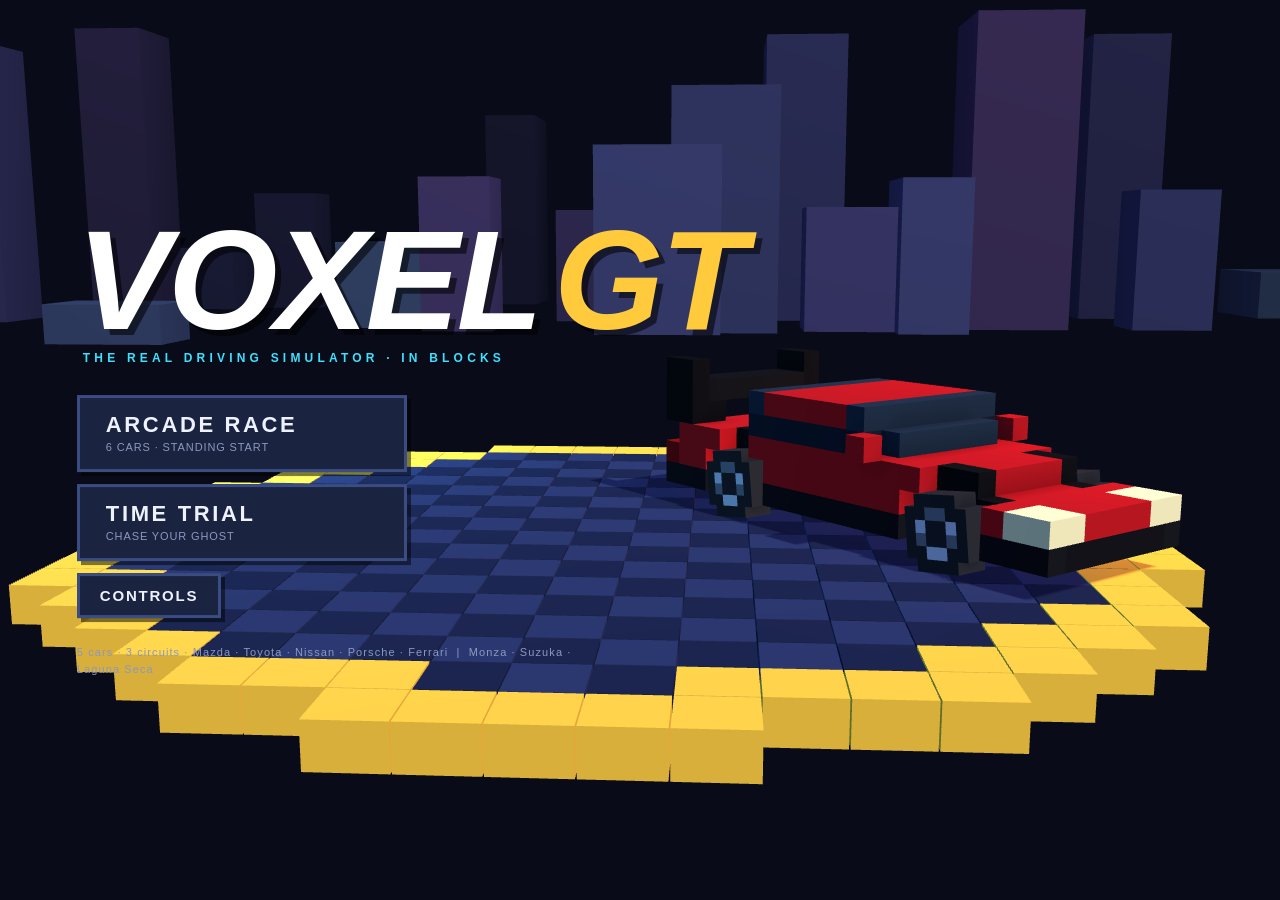
<file: index.html>
<!doctype html>
<html lang="en">
<head>
<meta charset="utf-8">
<meta name="viewport" content="width=device-width,initial-scale=1">
<title>Voxel GT</title>
<link rel="stylesheet" href="style.css">
<script type="importmap">{"imports":{"three":"./vendor/three.module.js"}}</script>
</head>
<body>
<canvas id="gl"></canvas>

<div id="ui">
  <!-- ============ TITLE ============ -->
  <section id="screen-title" class="screen">
    <div class="title-wrap">
      <div class="logo"><span class="l1">VOXEL</span><span class="l2">GT</span></div>
      <div class="tagline">THE REAL DRIVING SIMULATOR&nbsp;·&nbsp;IN BLOCKS</div>
      <div class="menu">
        <button class="btn big" data-act="start-race">ARCADE RACE<small>6 cars · standing start</small></button>
        <button class="btn big" data-act="start-tt">TIME TRIAL<small>chase your ghost</small></button>
        <button class="btn" data-act="show-controls">CONTROLS</button>
      </div>
      <div class="foot">5 cars · 3 circuits · Mazda · Toyota · Nissan · Porsche · Ferrari &nbsp;|&nbsp; Monza · Suzuka · Laguna Seca</div>
    </div>
  </section>

  <!-- ============ GARAGE ============ -->
  <section id="screen-garage" class="screen hidden">
    <div class="topbar"><button class="btn small" data-act="back-title">‹ BACK</button><div class="crumb">1 · CHOOSE YOUR CAR</div><button class="btn small primary" data-act="to-tracks">NEXT ›</button></div>
    <div class="garage-left panel">
      <div class="brand" id="g-brand">MAZDA</div>
      <div class="model" id="g-model">RX-7 Spirit R</div>
      <div class="meta" id="g-meta">2002 · Japan</div>
      <div class="desc" id="g-desc"></div>
      <div class="bars" id="g-bars"></div>
      <div class="specs" id="g-specs"></div>
    </div>
    <div class="garage-right panel">
      <div class="lbl">PAINT</div>
      <div class="swatches" id="g-swatches"></div>
      <label class="check"><input type="checkbox" id="g-stripe"><span>RACING STRIPES</span></label>
      <div class="lbl">CAR</div>
      <div class="carlist" id="g-list"></div>
    </div>
    <button class="arrow left" data-act="car-prev">‹</button>
    <button class="arrow right" data-act="car-next">›</button>
    <div class="hint">← → change car · drag to rotate · Enter to continue</div>
  </section>

  <!-- ============ TRACKS ============ -->
  <section id="screen-tracks" class="screen hidden">
    <div class="topbar"><button class="btn small" data-act="to-garage">‹ BACK</button><div class="crumb">2 · CHOOSE A CIRCUIT</div><button class="btn small primary" data-act="launch">START ›</button></div>
    <div class="track-cards" id="t-cards"></div>
    <div class="track-detail panel">
      <div class="td-left">
        <div class="td-name" id="t-name"></div>
        <div class="td-nick" id="t-nick"></div>
        <div class="td-blurb" id="t-blurb"></div>
        <div class="td-stats" id="t-stats"></div>
        <div class="td-best" id="t-best"></div>
      </div>
      <canvas id="t-map" width="360" height="300"></canvas>
      <div class="td-opts">
        <div class="opt" id="o-laps-wrap"><span class="lbl">LAPS</span><div class="seg" id="o-laps"></div></div>
        <div class="opt" id="o-diff-wrap"><span class="lbl">RIVALS</span><div class="seg" id="o-diff"></div></div>
        <div class="opt"><span class="lbl">DRIVING LINE</span><div class="seg" id="o-line"></div></div>
        <div class="opt"><span class="lbl">STEERING ASSIST</span><div class="seg" id="o-assist"></div></div>
      </div>
    </div>
  </section>

  <!-- ============ CONTROLS ============ -->
  <section id="screen-controls" class="screen hidden">
    <div class="panel center-panel">
      <h2>CONTROLS</h2>
      <table class="keys">
        <tr><td><kbd>W</kbd> <kbd>↑</kbd></td><td>Accelerate</td></tr>
        <tr><td><kbd>S</kbd> <kbd>↓</kbd></td><td>Brake / reverse</td></tr>
        <tr><td><kbd>A</kbd><kbd>D</kbd> <kbd>←</kbd><kbd>→</kbd></td><td>Steer</td></tr>
        <tr><td><kbd>Space</kbd></td><td>Handbrake</td></tr>
        <tr><td><kbd>C</kbd></td><td>Change camera</td></tr>
        <tr><td><kbd>L</kbd></td><td>Toggle driving line</td></tr>
        <tr><td><kbd>R</kbd></td><td>Reset onto track</td></tr>
        <tr><td><kbd>M</kbd></td><td>Mute</td></tr>
        <tr><td><kbd>Esc</kbd> <kbd>P</kbd></td><td>Pause</td></tr>
      </table>
      <p class="note">Gamepad: left stick steer · RT throttle · LT brake · X handbrake · Y camera · Start pause.<br>Gearbox is automatic. The driving line turns <b style="color:#4f4">green</b> = go, <b style="color:#fd3">yellow</b> = lift, <b style="color:#f55">red</b> = brake.</p>
      <button class="btn primary" data-act="back-title">OK</button>
    </div>
  </section>

  <!-- ============ LOADING ============ -->
  <section id="screen-loading" class="screen hidden"><div class="loading"><div class="spinner"></div><div id="load-text">BUILDING CIRCUIT…</div></div></section>

  <!-- ============ HUD ============ -->
  <div id="hud" class="hidden">
    <div class="hud-tl"><div class="pos"><span id="h-pos">1</span><small>/<span id="h-count">6</span></small></div><div class="lap">LAP <b id="h-lap">1</b>/<span id="h-laps">3</span></div></div>
    <div class="hud-board" id="h-board"></div>
    <div class="hud-tr">
      <canvas id="h-map" width="200" height="200"></canvas>
      <div class="times">
        <div><span>TIME</span><b id="h-cur">0:00.000</b></div>
        <div><span>LAST</span><b id="h-last">--:--.---</b></div>
        <div><span>BEST</span><b id="h-best">--:--.---</b></div>
      </div>
    </div>
    <div class="hud-br">
      <div class="rpm" id="h-rpm"></div>
      <div class="speedo"><b id="h-kmh">0</b><small>km/h</small><div class="gear" id="h-gear">N</div></div>
    </div>
    <div class="hud-center"><div id="h-cd"></div><div id="h-msg"></div><div id="h-sub"></div></div>
    <div id="h-wrong" class="wrong hidden">WRONG WAY</div>
    <div class="hud-bl" id="h-keys">W/S throttle·brake · A/D steer · SPACE handbrake · C camera · L line · R reset · ESC pause</div>
  </div>

  <!-- ============ PAUSE ============ -->
  <section id="screen-pause" class="screen hidden">
    <div class="panel center-panel">
      <h2>PAUSED</h2>
      <div class="menu">
        <button class="btn big primary" data-act="resume">RESUME</button>
        <button class="btn" data-act="restart">RESTART</button>
        <button class="btn" data-act="quit-tracks">CHANGE TRACK</button>
        <button class="btn" data-act="quit-title">QUIT TO MENU</button>
      </div>
    </div>
  </section>

  <!-- ============ RESULTS ============ -->
  <section id="screen-results" class="screen hidden">
    <div class="panel results">
      <div class="res-head"><div class="res-title" id="r-title">RACE RESULT</div><div class="res-sub" id="r-sub"></div></div>
      <table id="r-table"></table>
      <div class="menu row">
        <button class="btn primary" data-act="restart">RACE AGAIN</button>
        <button class="btn" data-act="quit-garage">CHANGE CAR</button>
        <button class="btn" data-act="quit-tracks">CHANGE TRACK</button>
        <button class="btn" data-act="quit-title">MENU</button>
      </div>
    </div>
  </section>
</div>
<script type="module" src="js/main.js"></script>
</body>
</html>
</file>
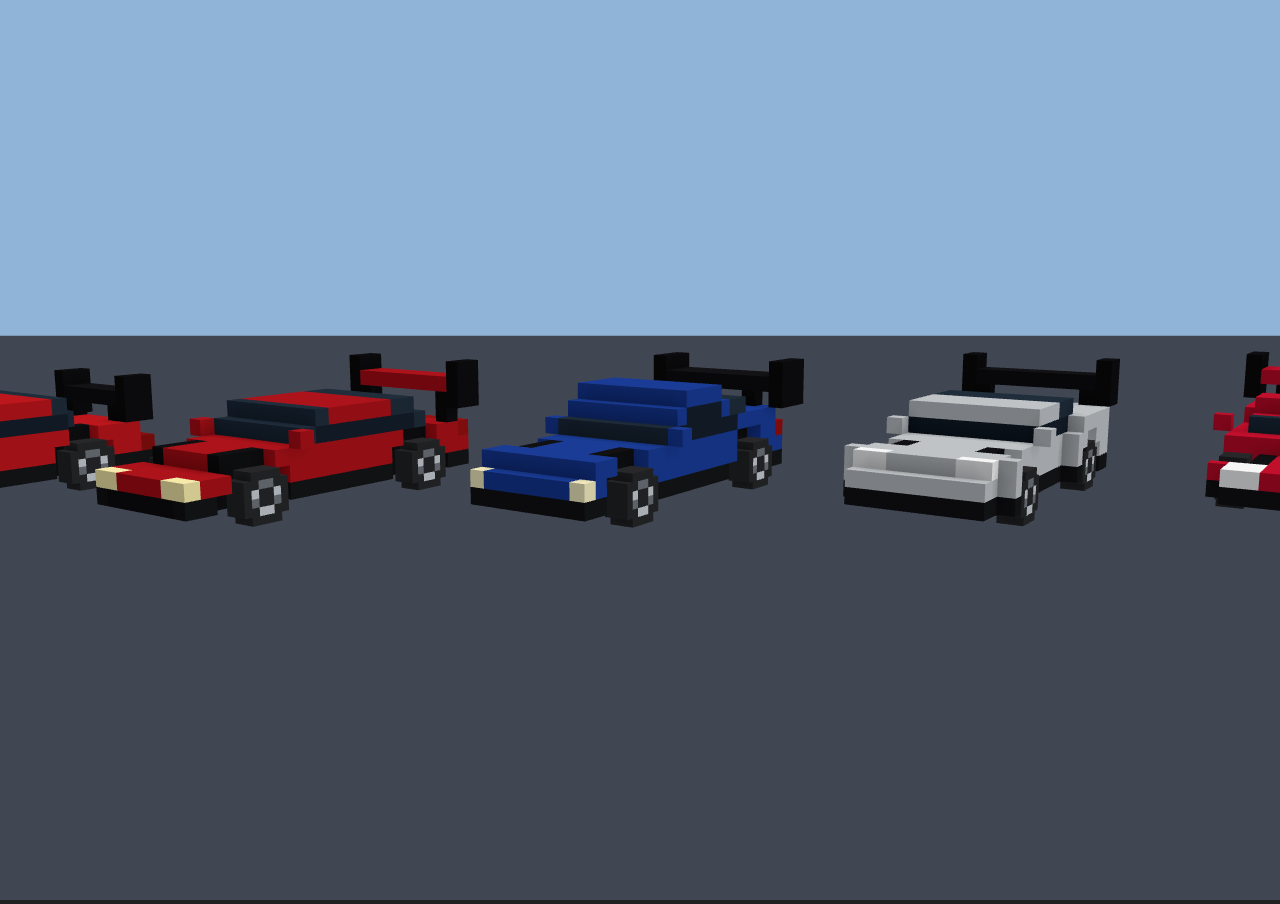
<file: tools/cartest.html>
<!doctype html><html><body style="margin:0;background:#222"><canvas id="c"></canvas>
<script type="importmap">{"imports":{"three":"../vendor/three.module.js"}}</script>
<script type="module">
import * as THREE from '../vendor/three.module.js';
import { CAR_SPECS, createCarObject } from '../js/cars.js';
const q = new URLSearchParams(location.search);
const view = q.get('view') || 'front34';
const r = new THREE.WebGLRenderer({ canvas: document.getElementById('c'), antialias: true });
r.setSize(innerWidth, innerHeight);
const scene = new THREE.Scene(); scene.background = new THREE.Color(0x8fb4d8);
scene.add(new THREE.HemisphereLight(0xffffff, 0x556677, 1.2));
const d = new THREE.DirectionalLight(0xffffff, 2.2); d.position.set(3, 6, 4); scene.add(d);
const floor = new THREE.Mesh(new THREE.PlaneGeometry(60, 60), new THREE.MeshLambertMaterial({ color: 0x444a55 })); floor.rotation.x = -Math.PI / 2; scene.add(floor);
CAR_SPECS.forEach((s, i) => {
  const c = createCarObject(s, s.colors[+(q.get('c') || 0)][1], q.get('stripe') === '1');
  c.position.set((i - 2) * +(q.get('sp')||4.2), 0, 0);
  c.rotation.y = view === 'side' ? Math.PI / 2 : view === 'rear' ? Math.PI + 0.5 : -0.6;
  scene.add(c);
});
const cam = new THREE.PerspectiveCamera(40, innerWidth / innerHeight, 0.1, 200);
const D=+(q.get('d')||15); const off=+(q.get('x')||0); cam.position.set(off, D*0.2, D); cam.lookAt(off, 0.6, 0);
r.render(scene, cam); window.done = true;
</script></body></html>
</file>
<file: style.css>
:root {
  --bg: #0a0e19;
  --panel: rgba(14, 20, 36, 0.88);
  --panel2: rgba(24, 33, 56, 0.9);
  --line: #2b3a63;
  --ink: #eef2ff;
  --dim: #8b98c0;
  --accent: #ffcb3d;
  --cyan: #3de0ff;
  --red: #ff4a52;
  --green: #4cf07a;
  --font: "Eurostile", "Bank Gothic", "Orbitron", "Arial Black", "Helvetica Neue", Arial, sans-serif;
  --mono: ui-monospace, "SF Mono", "Cascadia Mono", Menlo, Consolas, monospace;
}
* { box-sizing: border-box; }
html, body { margin: 0; height: 100%; background: var(--bg); color: var(--ink); font-family: var(--font); overflow: hidden; user-select: none; }
canvas#gl { position: fixed; inset: 0; width: 100%; height: 100%; display: block; }
#ui { position: fixed; inset: 0; pointer-events: none; }
.hidden { display: none !important; }
.screen { position: absolute; inset: 0; pointer-events: none; }
.screen > * { pointer-events: auto; }

/* ---------- blocky primitives ---------- */
.panel {
  background: var(--panel); border: 3px solid var(--line); padding: 16px 18px;
  box-shadow: 6px 6px 0 rgba(0, 0, 0, 0.45);
  clip-path: polygon(0 8px, 8px 8px, 8px 0, calc(100% - 8px) 0, calc(100% - 8px) 8px, 100% 8px, 100% calc(100% - 8px), calc(100% - 8px) calc(100% - 8px), calc(100% - 8px) 100%, 8px 100%, 8px calc(100% - 8px), 0 calc(100% - 8px));
}
.btn {
  font: 700 15px/1 var(--font); letter-spacing: 0.12em; color: var(--ink); background: #1a2440; border: 3px solid #3a4c82;
  padding: 12px 20px; cursor: pointer; text-transform: uppercase; box-shadow: 4px 4px 0 rgba(0, 0, 0, 0.5);
  transition: transform 0.06s, background 0.1s; position: relative;
}
.btn:hover { background: #26345f; border-color: var(--cyan); transform: translate(-1px, -1px); }
.btn:active { transform: translate(3px, 3px); box-shadow: 1px 1px 0 rgba(0, 0, 0, 0.5); }
.btn.big { font-size: 22px; padding: 16px 26px; text-align: left; min-width: 330px; }
.btn.big small { display: block; font-size: 11px; font-weight: 500; letter-spacing: 0.08em; color: var(--dim); margin-top: 6px; }
.btn.primary { background: var(--accent); color: #151515; border-color: #fff3c4; }
.btn.primary:hover { background: #ffd966; border-color: #fff; }
.btn.small { padding: 9px 14px; font-size: 13px; }
.lbl { font: 700 11px var(--font); letter-spacing: 0.2em; color: var(--dim); margin: 12px 0 7px; display: block; }

/* ---------- title ---------- */
.title-wrap { position: absolute; left: 6vw; top: 50%; transform: translateY(-50%); }
.logo { font-weight: 900; font-style: italic; line-height: 0.85; display: flex; align-items: baseline; gap: 14px; text-shadow: 6px 6px 0 rgba(0, 0, 0, 0.55); }
.logo .l1 { font-size: clamp(60px, 11vw, 150px); color: #fff; letter-spacing: -0.02em; }
.logo .l2 { font-size: clamp(60px, 11vw, 150px); color: var(--accent); letter-spacing: -0.02em; }
.tagline { margin: 10px 0 30px 6px; letter-spacing: 0.35em; font-size: 12px; color: var(--cyan); font-weight: 700; }
.menu { display: flex; flex-direction: column; gap: 12px; align-items: flex-start; }
.menu.row { flex-direction: row; flex-wrap: wrap; justify-content: center; margin-top: 16px; }
.foot { margin-top: 26px; font-size: 11px; color: var(--dim); letter-spacing: 0.1em; max-width: 520px; line-height: 1.6; }

/* ---------- top bar ---------- */
.topbar { position: absolute; left: 0; right: 0; top: 0; display: flex; align-items: center; justify-content: space-between; padding: 16px 22px; background: linear-gradient(#000a, transparent); }
.crumb { font-weight: 800; letter-spacing: 0.3em; font-size: 14px; color: var(--accent); }

/* ---------- garage ---------- */
.garage-left { position: absolute; left: 22px; top: 80px; width: min(380px, 38vw); }
.garage-right { position: absolute; right: 22px; top: 80px; width: min(260px, 26vw); }
.brand { font-size: 13px; letter-spacing: 0.4em; font-weight: 800; color: var(--cyan); }
.model { font-size: clamp(24px, 3vw, 34px); font-weight: 900; font-style: italic; margin: 4px 0 2px; line-height: 1.05; }
.meta { font-size: 12px; color: var(--dim); letter-spacing: 0.12em; margin-bottom: 10px; }
.desc { font: 13px/1.5 var(--font); color: #c9d2f0; margin-bottom: 12px; font-weight: 400; }
.bar { display: grid; grid-template-columns: 78px 1fr 36px; align-items: center; gap: 8px; margin: 5px 0; font-size: 11px; letter-spacing: 0.15em; color: var(--dim); font-weight: 700; }
.bar .track { height: 12px; background: #0b1020; border: 2px solid #26335a; display: flex; gap: 2px; padding: 1px; }
.bar .track i { flex: 1; background: #1a2442; }
.bar .track i.on { background: var(--accent); }
.bar .track i.on.hot { background: var(--red); }
.bar b { color: var(--ink); text-align: right; font-family: var(--mono); font-size: 11px; }
.specs { display: grid; grid-template-columns: repeat(3, 1fr); gap: 8px; margin-top: 12px; }
.spec { background: #0b1020; border: 2px solid #26335a; padding: 7px 8px; text-align: center; }
.spec b { display: block; font-size: 17px; font-family: var(--mono); color: var(--accent); }
.spec span { font-size: 9px; letter-spacing: 0.2em; color: var(--dim); }
.swatches { display: flex; gap: 8px; flex-wrap: wrap; }
.sw { width: 34px; height: 34px; border: 3px solid #0006; cursor: pointer; box-shadow: 3px 3px 0 #0006; }
.sw.sel { border-color: #fff; outline: 2px solid var(--accent); }
.check { display: flex; gap: 8px; align-items: center; margin-top: 14px; font-size: 12px; letter-spacing: 0.15em; font-weight: 700; cursor: pointer; }
.check input { width: 18px; height: 18px; accent-color: var(--accent); }
.carlist { display: flex; flex-direction: column; gap: 6px; }
.carlist button { text-align: left; font: 700 12px var(--font); letter-spacing: 0.08em; color: var(--ink); background: #131c36; border: 2px solid #2b3a63; padding: 8px 10px; cursor: pointer; }
.carlist button small { display: block; color: var(--dim); font-weight: 500; font-size: 10px; letter-spacing: 0.1em; margin-top: 2px; }
.carlist button.sel { background: var(--accent); color: #111; border-color: #fff; }
.carlist button.sel small { color: #333; }
.arrow { position: absolute; top: 46%; width: 56px; height: 90px; font: 900 44px var(--font); color: #fff; background: #0008; border: 3px solid #3a4c82; cursor: pointer; }
.arrow:hover { background: var(--accent); color: #111; }
.arrow.left { left: calc(min(380px, 38vw) + 40px); }
.arrow.right { right: calc(min(260px, 26vw) + 40px); }
.hint { position: absolute; left: 0; right: 0; bottom: 14px; text-align: center; font-size: 11px; letter-spacing: 0.2em; color: var(--dim); }

/* ---------- tracks ---------- */
.track-cards { position: absolute; left: 22px; right: 22px; top: 78px; display: flex; gap: 14px; }
.tcard { flex: 1; cursor: pointer; background: var(--panel); border: 3px solid var(--line); padding: 10px 12px; box-shadow: 5px 5px 0 #0006; position: relative; }
.tcard:hover { border-color: var(--cyan); }
.tcard.sel { border-color: var(--accent); background: #1b2442; }
.tcard .tn { font-weight: 900; font-style: italic; font-size: clamp(16px, 2vw, 24px); }
.tcard .tc { font-size: 11px; letter-spacing: 0.2em; color: var(--cyan); font-weight: 700; margin-top: 3px; }
.tcard .tl { font-size: 11px; color: var(--dim); margin-top: 6px; letter-spacing: 0.1em; }
.tcard canvas { width: 100%; height: 96px; object-fit: contain; display: block; margin-top: 8px; }
.track-detail { position: absolute; left: 22px; right: 22px; bottom: 22px; display: grid; grid-template-columns: 1fr 360px 280px; gap: 22px; align-items: center; }
.td-name { font-size: clamp(20px, 2.6vw, 30px); font-weight: 900; font-style: italic; }
.td-nick { color: var(--accent); letter-spacing: 0.25em; font-size: 11px; font-weight: 800; margin: 4px 0 10px; }
.td-blurb { font-size: 13px; line-height: 1.5; color: #c9d2f0; }
.td-stats { display: flex; gap: 8px; margin-top: 12px; flex-wrap: wrap; }
.td-best { margin-top: 10px; font-family: var(--mono); font-size: 13px; color: var(--cyan); }
#t-map { width: 100%; max-width: 360px; height: auto; background: #0b1020; border: 3px solid #26335a; }
.opt { margin-bottom: 4px; }
.seg { display: flex; gap: 4px; }
.seg button { flex: 1; font: 800 12px var(--font); letter-spacing: 0.08em; color: var(--ink); background: #131c36; border: 2px solid #2b3a63; padding: 8px 4px; cursor: pointer; }
.seg button.sel { background: var(--accent); color: #111; border-color: #fff; }

/* ---------- misc panels ---------- */
.center-panel { position: absolute; left: 50%; top: 50%; transform: translate(-50%, -50%); min-width: 360px; text-align: center; }
.center-panel h2 { margin: 0 0 14px; letter-spacing: 0.3em; font-style: italic; font-size: 26px; }
.center-panel .menu { align-items: stretch; }
.center-panel .btn.big { text-align: center; min-width: 0; }
.keys { margin: 0 auto 14px; border-collapse: collapse; text-align: left; }
.keys td { padding: 6px 12px; font-size: 14px; }
.keys td:first-child { text-align: right; }
.note { font-size: 12px; color: var(--dim); line-height: 1.6; max-width: 460px; margin: 0 auto 14px; }
kbd { display: inline-block; font: 700 12px var(--mono); background: #1a2440; border: 2px solid #3a4c82; border-bottom-width: 4px; padding: 2px 7px; margin: 1px; }
.loading { position: absolute; inset: 0; display: grid; place-content: center; text-align: center; background: #05070df0; font-weight: 800; letter-spacing: 0.3em; font-size: 14px; gap: 18px; justify-items: center; }
.spinner { width: 46px; height: 46px; background: var(--accent); animation: spin 1.1s steps(8) infinite; }
@keyframes spin { to { transform: rotate(360deg); } }

/* ---------- HUD ---------- */
#hud { position: absolute; inset: 0; pointer-events: none; font-family: var(--font); text-shadow: 3px 3px 0 rgba(0, 0, 0, 0.6); }
.hud-tl { position: absolute; left: 22px; top: 18px; }
.pos { font-weight: 900; font-style: italic; font-size: 76px; line-height: 0.9; color: var(--accent); }
.pos small { font-size: 30px; color: #fff; }
.lap { font-weight: 800; font-size: 20px; letter-spacing: 0.18em; margin-top: 6px; }
.hud-board { position: absolute; left: 22px; top: 130px; width: 190px; font-size: 12px; font-weight: 700; }
.hud-board div { display: flex; gap: 8px; padding: 3px 8px; background: #0a0e19b0; border-left: 5px solid #fff; margin-bottom: 2px; letter-spacing: 0.06em; text-shadow: none; }
.hud-board div.me { background: var(--accent); color: #111; }
.hud-board b { width: 14px; }
.hud-tr { position: absolute; right: 22px; top: 18px; display: flex; flex-direction: column; align-items: flex-end; gap: 8px; }
#h-map { width: 170px; height: 170px; background: #0a0e19a8; border: 3px solid #2b3a63; }
.times { background: #0a0e19b8; border: 3px solid #2b3a63; padding: 6px 10px; min-width: 170px; text-shadow: none; }
.times div { display: flex; justify-content: space-between; gap: 14px; font-size: 12px; letter-spacing: 0.14em; padding: 2px 0; }
.times span { color: var(--dim); font-weight: 700; }
.times b { font-family: var(--mono); font-size: 14px; }
.times #h-cur { color: var(--accent); }
.hud-br { position: absolute; right: 26px; bottom: 22px; text-align: right; }
.rpm { display: flex; gap: 3px; justify-content: flex-end; margin-bottom: 6px; }
.rpm i { width: 11px; height: 26px; background: #0a0e19b8; border: 2px solid #2b3a63; display: block; }
.rpm i.on { background: var(--green); border-color: #bfffcf; }
.rpm i.on.y { background: #ffd23d; border-color: #fff0a8; }
.rpm i.on.r { background: var(--red); border-color: #ffc0c4; }
.speedo { display: flex; align-items: baseline; justify-content: flex-end; gap: 8px; }
.speedo b { font-weight: 900; font-style: italic; font-size: 96px; line-height: 0.9; font-variant-numeric: tabular-nums; min-width: 190px; text-align: right; }
.speedo small { font-size: 16px; letter-spacing: 0.2em; color: var(--dim); font-weight: 700; }
.gear { font: 900 italic 54px var(--font); color: var(--accent); min-width: 42px; text-align: center; margin-left: 8px; }
.hud-center { position: absolute; left: 0; right: 0; top: 22%; text-align: center; }
#h-cd { font-weight: 900; font-style: italic; font-size: 110px; line-height: 1; color: #fff; }
#h-msg { font-weight: 900; font-style: italic; font-size: 62px; letter-spacing: 0.06em; color: var(--accent); }
#h-sub { font-family: var(--mono); font-size: 24px; margin-top: 6px; color: #fff; }
.wrong { position: absolute; left: 50%; top: 40%; transform: translateX(-50%); font-weight: 900; font-size: 46px; letter-spacing: 0.15em; color: #fff; background: var(--red); padding: 8px 28px; animation: blink 0.5s steps(2) infinite; }
@keyframes blink { 50% { opacity: 0.35; } }
.hud-bl { position: absolute; left: 22px; bottom: 16px; font-size: 11px; letter-spacing: 0.14em; color: #fffc; transition: opacity 1s; }

/* ---------- results ---------- */
.results { position: absolute; left: 50%; top: 50%; transform: translate(-50%, -50%); width: min(780px, 94vw); max-height: 92vh; overflow: auto; }
.res-title { font-weight: 900; font-style: italic; font-size: 38px; color: var(--accent); }
.res-sub { color: var(--dim); letter-spacing: 0.2em; font-size: 12px; margin: 4px 0 14px; }
#r-table { width: 100%; border-collapse: collapse; font-size: 14px; }
#r-table th { text-align: left; font-size: 10px; letter-spacing: 0.2em; color: var(--dim); padding: 6px 8px; border-bottom: 2px solid #26335a; }
#r-table td { padding: 8px; border-bottom: 1px solid #1d2745; font-family: var(--mono); }
#r-table tr.me td { background: #ffcb3d22; color: var(--accent); font-weight: 700; }
#r-table td:first-child { font-weight: 900; font-size: 18px; width: 46px; }
#r-table td.nm { font-family: var(--font); font-weight: 700; }
.swatch { display: inline-block; width: 12px; height: 12px; margin-right: 8px; vertical-align: -1px; border: 2px solid #0008; }

@media (max-width: 900px) {
  .garage-right, .hud-board { display: none; }
  .track-detail { grid-template-columns: 1fr; }
  .speedo b { font-size: 64px; min-width: 120px; }
}
</file>
